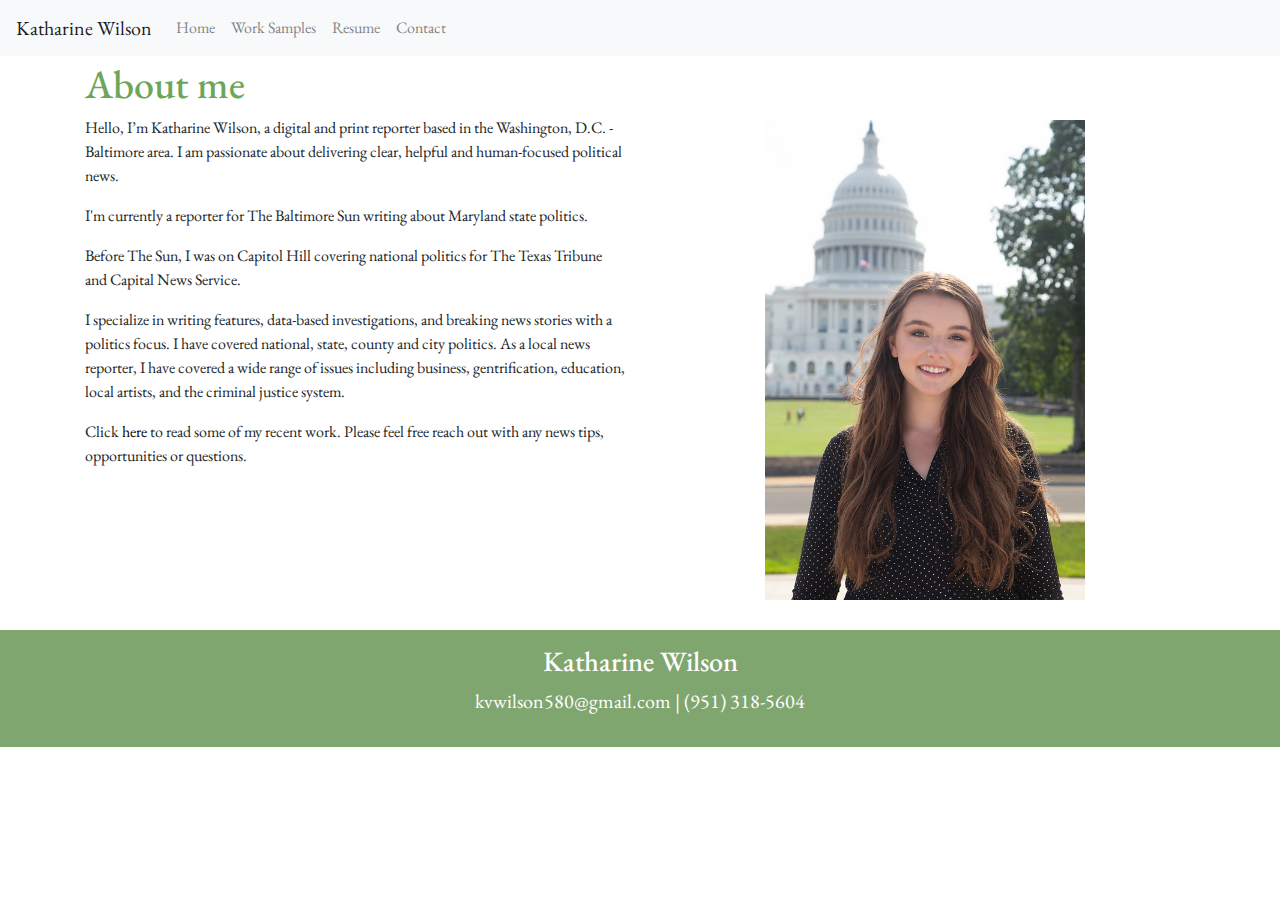
<file: index.html>
<!DOCTYPE HTML>
<html lang ="en">
    <head>
        <title>
            Katharine Wilson
        </title>
        <!-- Bootstrap tags -->
        <meta charset="utf-8">
        <meta name = "viewport" content="width=device-width, initial-scale=1">
        <title>Katharine Wilson</title>
        <meta name="description" content="Katharine Wilson">
        <meta name="author" content="Katharine Wilson">
        <!-- Bootstrap CSS -->
        <link href="https://cdn.jsdelivr.net/npm/bootstrap@5.0.2/dist/css/bootstrap.min.css" rel="stylesheet"   integrity="sha384-EVSTQN3/azprG1Anm3QDgpJLIm9Nao0Yz1ztcQTwFspd3yD65VohhpuuCOmLASjC" crossorigin="anonymous">
        <link rel="stylesheet" href="https://cdn.jsdelivr.net/npm/bootstrap-icons@1.3.0/font/bootstrap-icons.css">
        <!-- Bootstrap ends -->
        <!-- Linking bootstrap stylesheet -->
        <link rel="stylesheet" href="https://cdn.jsdelivr.net/npm/bootstrap@4.3.1/dist/css/bootstrap.min.css" integrity="sha384-ggOyR0iXCbMQv3Xipma34MD+dH/1fQ784/j6cY/iJTQUOhcWr7x9JvoRxT2MZw1T" crossorigin="anonymous">
        <!-- Linking css stylesheet -->
        <link rel="stylesheet" type="text/css" href="style.css">
        <!-- Google Font insert -->
        <link rel="preconnect" href="https://fonts.googleapis.com">
        <link rel="preconnect" href="https://fonts.gstatic.com" crossorigin>
        <link href="https://fonts.googleapis.com/css2?family=EB+Garamond&display=swap" rel="stylesheet">
    </head>
    <body>
        <!--Navbar-->
        <div id="navbar">
            <nav id="navbar" class="navbar fixed-top navbar-expand-lg navbar-light bg-light">
                <a id="navname" class="navbar-brand" href="#">Katharine Wilson</a>
                <button class="navbar-toggler" type="button"   data-toggle="collapse" data-target="#navbarNavAltMarkup" aria-controls="navbarNavAltMarkup" aria-expanded="false" aria-label="Toggle navigation">
                  <span class="navbar-toggler-icon"></span>
                </button>
                <div class="collapse navbar-collapse" id="navbarNavAltMarkup">
                  <div class="navbar-nav">
                    <a class="nav-item nav-link" href="index.html">Home</a>
                    <a class="nav-item nav-link" href="work.html">Work Samples</a>
                    <a class="nav-item nav-link" href="resume.html">Resume</a>
                    <a class="nav-item nav-link" href="contact.html">Contact</a>
                  </div>
                </div>
            </nav>
        </div>
        <!--End of Navbar-->
 <!--<div id="pagetopper">
    <img class="pagetop" src="Photos/NEWHEADERKW.jpg" alt="Katharine Wilson-Journalist">
</div>-->
        <!--About Me-->
        <div id="aboutme"  class="container">
            <div class="row">
                <div class="col-10 col-md-10 col-lg-6">
                    <h1>About me</h1>
                    <p>Hello, I’m Katharine Wilson, a digital and print reporter based in the Washington, D.C. - Baltimore area. I am passionate about delivering clear, helpful and human-focused political news.</p>
                    <p>I'm currently a reporter for The Baltimore Sun writing about Maryland state politics.</p>
                    <p>Before The Sun, I was on Capitol Hill covering national politics for The Texas Tribune and Capital News Service.</p>
                    <p>I specialize in writing features, data-based investigations, and breaking news stories with a politics focus. I have covered national, state, county and city politics. As a local news reporter, I have covered a wide range of issues including business, gentrification, education, local artists, and the criminal justice system.</p>
                     <p>Click <a href= work.html>here</a> to read some of my recent work. Please feel free reach out with any news tips, opportunities or questions.</p>
                </div>
                <div class="col-10 col-md-10 col-lg-6">
                    <img class="headshot" src="Photos/Headshot (facing camera) .jpg" alt="Katharine Wilson, U.S. Capitol Building">
                </div>
            </div>
        </div>
        <div class="footer"  class="container-fluid">
            <h3>Katharine Wilson</h3>
            <P>kvwilson580@gmail.com | (951) 318-5604</P>
        </div>
        <!--About Me End-->
        <!--Bootstrap end of page tags-->
        <script src="https://code.jquery.com/jquery-3.3.1.slim.min.js" integrity="sha384-q8i/X+965DzO0rT7abK41JStQIAqVgRVzpbzo5smXKp4YfRvH+8abtTE1Pi6jizo" crossorigin="anonymous"></script>
        <script src="https://cdn.jsdelivr.net/npm/popper.js@1.14.7/dist/umd/popper.min.js" integrity="sha384-UO2eT0CpHqdSJQ6hJty5KVphtPhzWj9WO1clHTMGa3JDZwrnQq4sF86dIHNDz0W1" crossorigin="anonymous"></script>
        <script src="https://cdn.jsdelivr.net/npm/bootstrap@4.3.1/dist/js/bootstrap.min.js" integrity="sha384-JjSmVgyd0p3pXB1rRibZUAYoIIy6OrQ6VrjIEaFf/nJGzIxFDsf4x0xIM+B07jRM" crossorigin="anonymous"></script>
        <!--Bootstrap end of page tags-->
    </body>
</html>
</file>
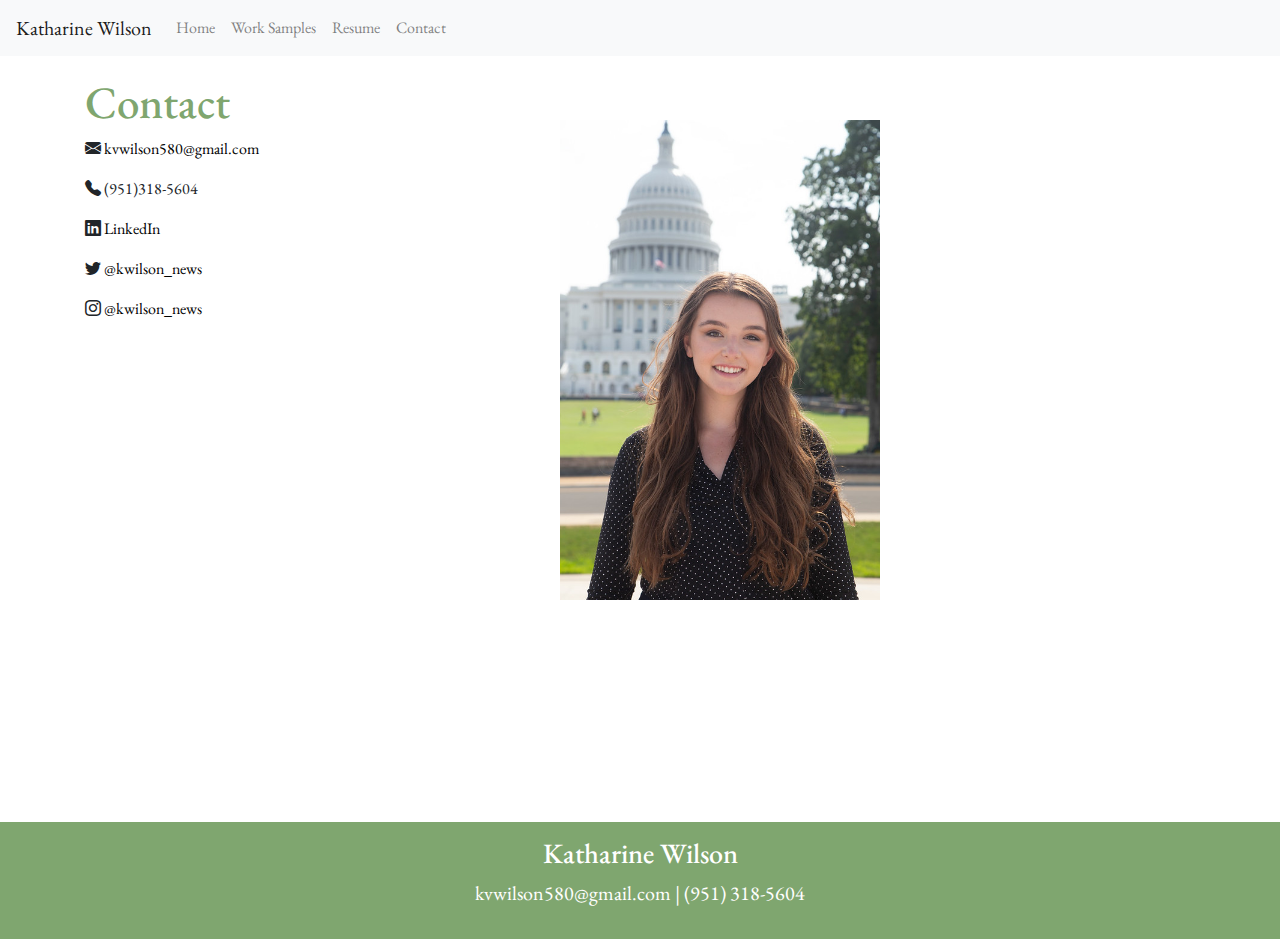
<file: contact.html>
<!DOCTYPE HTML>
<html lang ="en">
    <head>
        <title>
            Katharine Wilson
        </title>
        <!-- Bootstrap tags -->
        <meta charset="utf-8">
        <meta name = "viewport" content="width=device-width, initial-scale=1">
        <title>Katharine Wilson</title>
        <meta name="description" content="Katharine Wilson">
        <meta name="author" content="Katharine Wilson">
        <!-- Bootstrap CSS -->
        <link href="https://cdn.jsdelivr.net/npm/bootstrap@5.0.2/dist/css/bootstrap.min.css" rel="stylesheet"   integrity="sha384-EVSTQN3/azprG1Anm3QDgpJLIm9Nao0Yz1ztcQTwFspd3yD65VohhpuuCOmLASjC" crossorigin="anonymous">
        <link rel="stylesheet" href="https://cdn.jsdelivr.net/npm/bootstrap-icons@1.3.0/font/bootstrap-icons.css">
        <!-- Bootstrap ends -->
        <!-- Linking bootstrap stylesheet -->
        <link rel="stylesheet" href="https://cdn.jsdelivr.net/npm/bootstrap@4.3.1/dist/css/bootstrap.min.css" integrity="sha384-ggOyR0iXCbMQv3Xipma34MD+dH/1fQ784/j6cY/iJTQUOhcWr7x9JvoRxT2MZw1T" crossorigin="anonymous">
        <!-- Linking css stylesheet -->
        <link rel="stylesheet" type="text/css" href="style.css">
        <!-- Google Font insert -->
        <link rel="preconnect" href="https://fonts.googleapis.com">
        <link rel="preconnect" href="https://fonts.gstatic.com" crossorigin>
        <link href="https://fonts.googleapis.com/css2?family=EB+Garamond&display=swap" rel="stylesheet">
    </head>
    <body>
        <!--Navbar-->
        <div id="navbar">
            <nav id="navbar" class="navbar fixed-top navbar-expand-lg navbar-light bg-light">
                <a id="navname" class="navbar-brand" href="#">Katharine Wilson</a>
                <button class="navbar-toggler" type="button"   data-toggle="collapse" data-target="#navbarNavAltMarkup" aria-controls="navbarNavAltMarkup" aria-expanded="false" aria-label="Toggle navigation">
                  <span class="navbar-toggler-icon"></span>
                </button>
                <div class="collapse navbar-collapse" id="navbarNavAltMarkup">
                  <div class="navbar-nav">
                    <a class="nav-item nav-link" href="index.html">Home</a>
                    <a class="nav-item nav-link" href="work.html">Work Samples</a>
                    <a class="nav-item nav-link" href="resume.html">Resume</a>
                    <a class="nav-item nav-link" href="contact.html">Contact</a>
                  </div>
                </div>
            </nav>
        </div>
        <!--End of Navbar-->
        <div class="container">
            <div id="contact">
                <div class="row">
                    <div id="contacttext" class="col-md-5">
                            <h1 id="ctitle">Contact</h1>
                            <p><i class="bi bi-envelope-fill"></i>
                                <a href = "mailto:kvwilson580@gmail.com">kvwilson580@gmail.com</a></p>
                            <p><i class="bi bi-telephone-fill"></i>
                                (951)318-5604</p>
                            <p><i class="bi bi-linkedin"></i>
                                <a href="https://www.linkedin.com/in/katharine-wilson-47808a216/">LinkedIn</a></p>
                            <p><i class="bi bi-twitter"></i>
                                <a href="https://twitter.com/kwilson_news">@kwilson_news</a></p>
                            <p> <i class="bi bi-instagram"></i>
                                <a href="https://www.instagram.com/kwilson_news/">@kwilson_news</a>
                            </p>

                    </div>
                    <div class="col-md-3">
                        <img id="cpicture" src="Photos/Headshot (facing camera) .jpg">
                    </div>
                </div>
            </div>
        </div>
        <br>
        <br>
        <br>
        <br>
        <br>
        <br>
        <br>
        <br>
        <div class="footer"  class="container-fluid">
            <h3>Katharine Wilson</h3>
            <P>kvwilson580@gmail.com | (951) 318-5604</P>
        </div>
        <!--Bootstrap end of page tags-->
        <script src="https://code.jquery.com/jquery-3.3.1.slim.min.js" integrity="sha384-q8i/X+965DzO0rT7abK41JStQIAqVgRVzpbzo5smXKp4YfRvH+8abtTE1Pi6jizo" crossorigin="anonymous"></script>
        <script src="https://cdn.jsdelivr.net/npm/popper.js@1.14.7/dist/umd/popper.min.js" integrity="sha384-UO2eT0CpHqdSJQ6hJty5KVphtPhzWj9WO1clHTMGa3JDZwrnQq4sF86dIHNDz0W1" crossorigin="anonymous"></script>
        <script src="https://cdn.jsdelivr.net/npm/bootstrap@4.3.1/dist/js/bootstrap.min.js" integrity="sha384-JjSmVgyd0p3pXB1rRibZUAYoIIy6OrQ6VrjIEaFf/nJGzIxFDsf4x0xIM+B07jRM" crossorigin="anonymous"></script>
        <!--Bootstrap end of page tags-->
    </body>
</html>
</file>
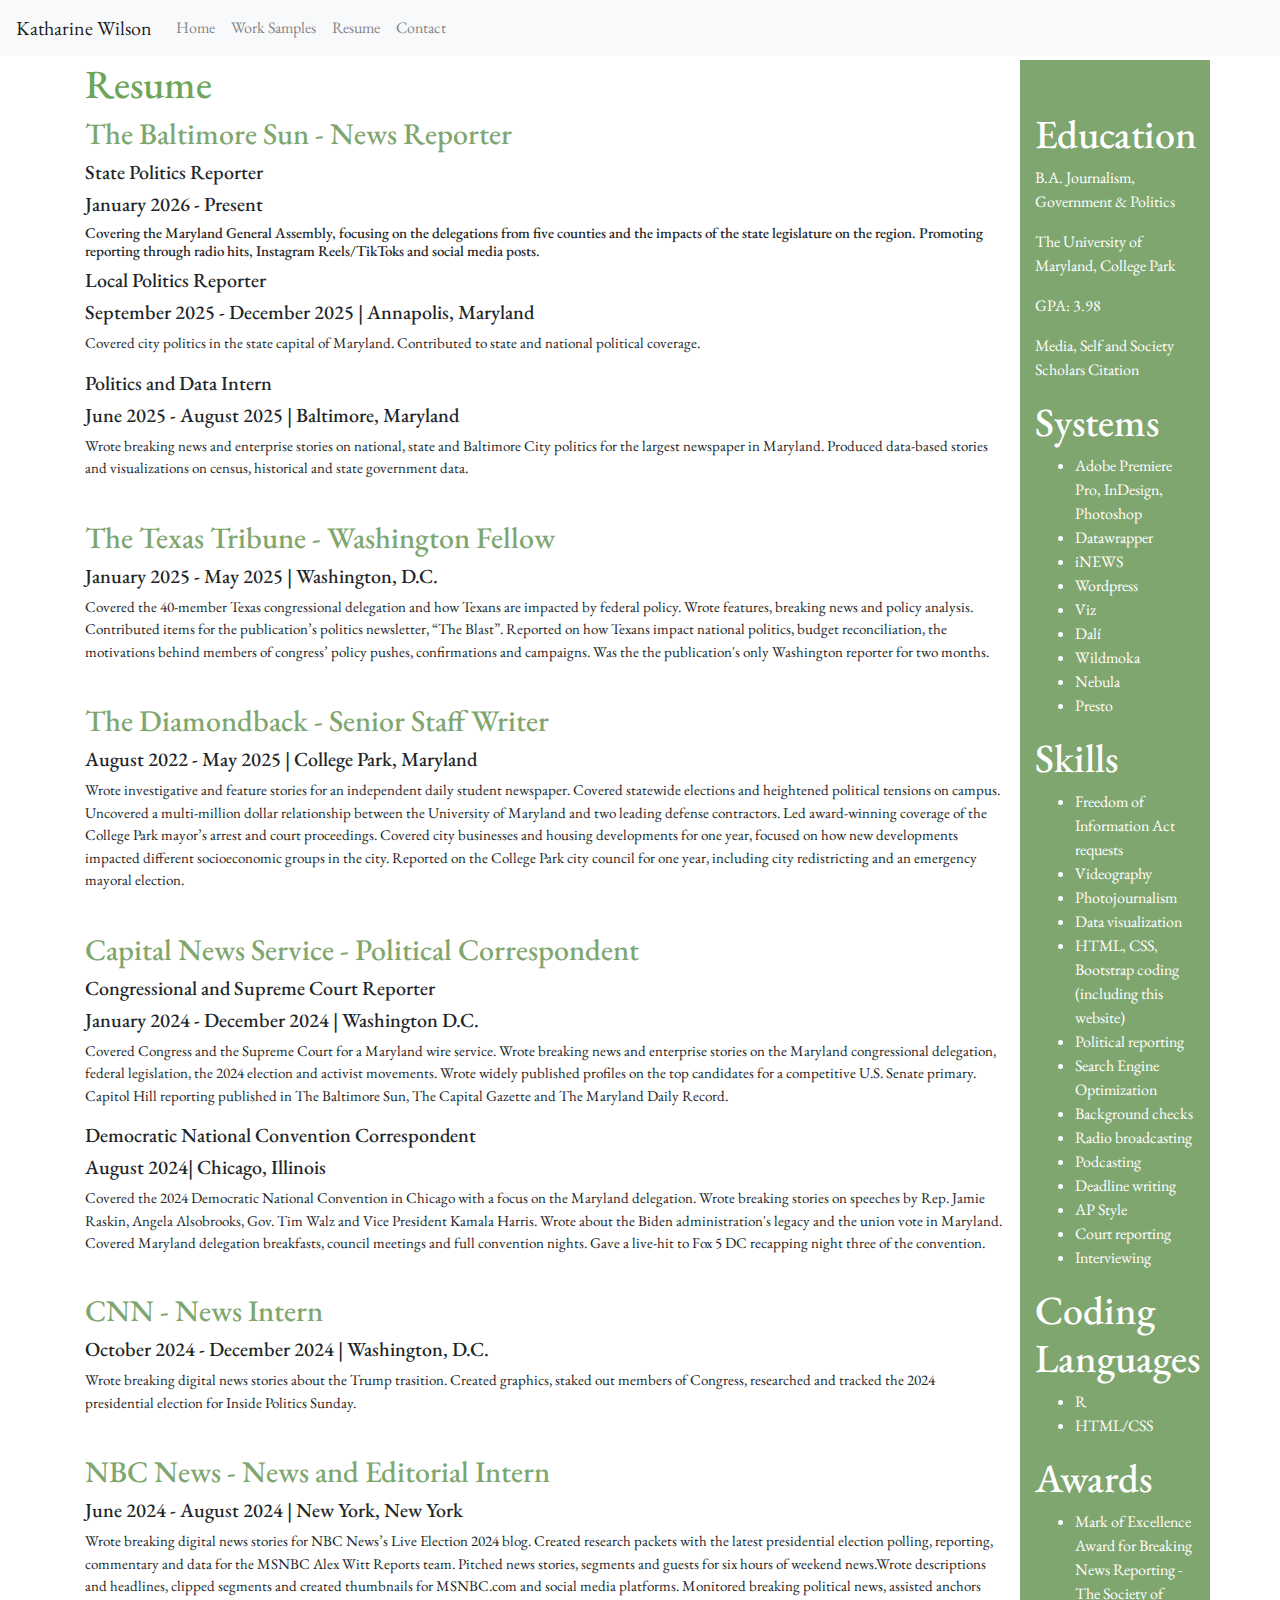
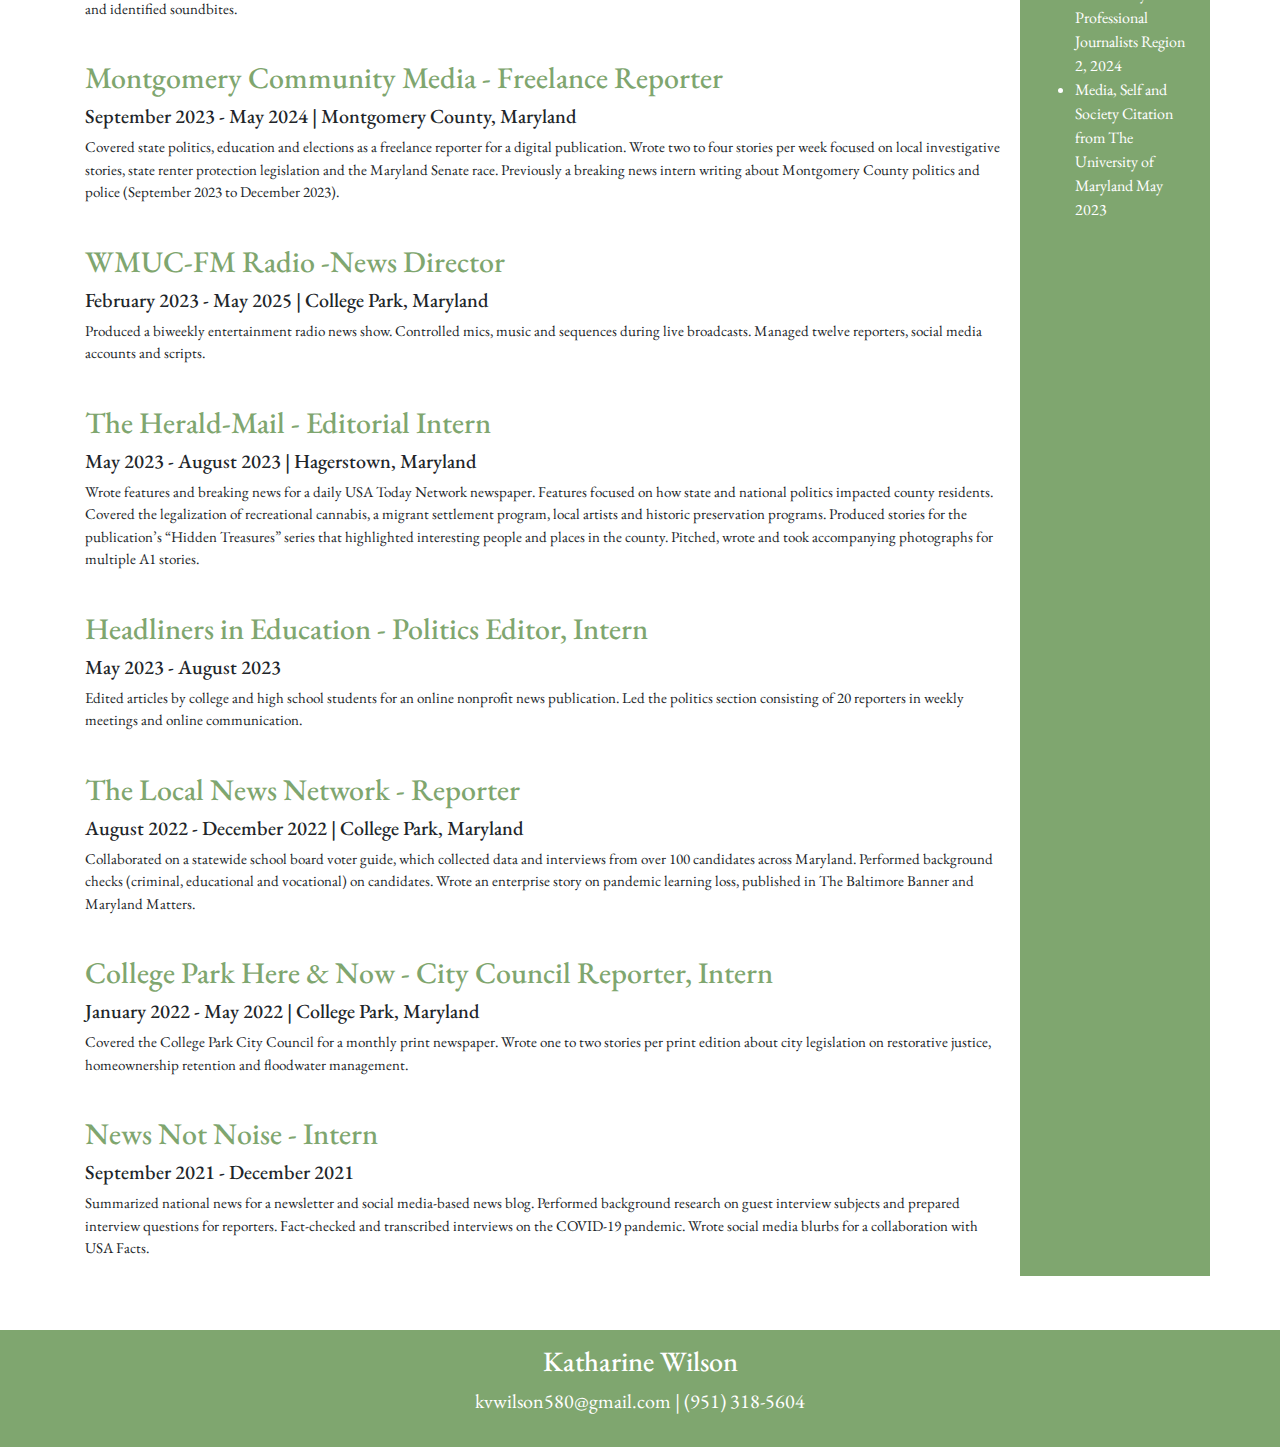
<file: resume.html>
<!DOCTYPE HTML>
<html lang ="en">
    <head>
        <title>
            Katharine Wilson
        </title>
        <!-- Bootstrap tags -->
        <meta charset="utf-8">
        <meta name = "viewport" content="width=device-width, initial-scale=1">
        <title>Katharine Wilson</title>
        <meta name="description" content="Katharine Wilson">
        <meta name="author" content="Katharine Wilson">
        <!-- Bootstrap CSS -->
        <link href="https://cdn.jsdelivr.net/npm/bootstrap@5.0.2/dist/css/bootstrap.min.css" rel="stylesheet"   integrity="sha384-EVSTQN3/azprG1Anm3QDgpJLIm9Nao0Yz1ztcQTwFspd3yD65VohhpuuCOmLASjC" crossorigin="anonymous">
        <link rel="stylesheet" href="https://cdn.jsdelivr.net/npm/bootstrap-icons@1.3.0/font/bootstrap-icons.css">
        <!-- Bootstrap ends -->
        <!-- Linking bootstrap stylesheet -->
        <link rel="stylesheet" href="https://cdn.jsdelivr.net/npm/bootstrap@4.3.1/dist/css/bootstrap.min.css" integrity="sha384-ggOyR0iXCbMQv3Xipma34MD+dH/1fQ784/j6cY/iJTQUOhcWr7x9JvoRxT2MZw1T" crossorigin="anonymous">
        <!-- Linking css stylesheet -->
        <link rel="stylesheet" type="text/css" href="style.css">
        <!-- Google Font insert -->
        <link rel="preconnect" href="https://fonts.googleapis.com">
        <link rel="preconnect" href="https://fonts.gstatic.com" crossorigin>
        <link href="https://fonts.googleapis.com/css2?family=EB+Garamond&display=swap" rel="stylesheet">
    </head>
    <body>
        <!--Navbar-->
        <div id="navbar">
            <nav id="navbar" class="navbar fixed-top navbar-expand-lg navbar-light bg-light">
                <a id="navname" class="navbar-brand" href="#">Katharine Wilson</a>
                <button class="navbar-toggler" type="button"   data-toggle="collapse" data-target="#navbarNavAltMarkup" aria-controls="navbarNavAltMarkup" aria-expanded="false" aria-label="Toggle navigation">
                  <span class="navbar-toggler-icon"></span>
                </button>
                <div class="collapse navbar-collapse" id="navbarNavAltMarkup">
                  <div class="navbar-nav">
                    <a class="nav-item nav-link" href="index.html">Home</a>
                    <a class="nav-item nav-link" href="work.html">Work Samples</a>
                    <a class="nav-item nav-link" href="resume.html">Resume</a>
                    <a class="nav-item nav-link" href="contact.html">Contact</a>
                  </div>
                </div>
            </nav>
        </div>
        <!--End of Navbar-->
            <div id="resume"  class="container">
                <div class="row">
                    <div class="col-10 col-md-10 col-lg-10">
                        <h1>Resume</h1>
                        <h2 class="jobtitle">The Baltimore Sun - News Reporter</h2>
                        <h3 class="jobdate">State Politics Reporter</h3>
                        <h3 class="jobdate">January 2026 - Present</h3>
                        <h3 class="jobdescript">Covering the Maryland General Assembly, focusing on the delegations from five counties and the impacts of the state legislature on the region. Promoting reporting through radio hits, Instagram Reels/TikToks and social media posts.</h3>
                        <h3 class="jobdate"> Local Politics Reporter</h3>
                        <h3 class="jobdate">September 2025 - December 2025 | Annapolis, Maryland</h3>
                        <p  class="jobdescript">Covered city politics in the state capital of Maryland. Contributed to state and national political coverage.</p>
                        <h3 class="jobdate"> Politics and Data Intern</h3>
                        <h3 class="jobdate">June 2025 - August 2025 | Baltimore, Maryland</h3>
                        <p  class="jobdescript">Wrote breaking news and enterprise stories on national, state and Baltimore City politics for the largest newspaper in Maryland. Produced data-based stories and visualizations on census, historical and state government data. </p>
                        <br>
                        <h2 class="jobtitle">The Texas Tribune - Washington Fellow</h2>
                        <h3 class="jobdate">January 2025 - May 2025 | Washington, D.C.</h3>
                        <p  class="jobdescript">Covered the 40-member Texas congressional delegation and how Texans are impacted by federal policy. Wrote features, breaking news and policy analysis. Contributed items for the publication’s politics newsletter, “The Blast”. Reported on how Texans impact national politics, budget reconciliation, the motivations behind members of congress’ policy pushes, confirmations and campaigns. Was the the publication's only Washington reporter for two months.</p>
                        <br>
                        <h2 class="jobtitle">The Diamondback - Senior Staff Writer</h2>
                        <h3 class="jobdate">August 2022 - May 2025 | College Park, Maryland</h3>
                        <p  class="jobdescript">Wrote investigative and feature stories for an independent daily student newspaper. Covered statewide elections and heightened political tensions on campus. Uncovered a multi-million dollar relationship between the University of Maryland and two leading defense contractors. Led award-winning coverage of the College Park mayor’s arrest and court proceedings. Covered city businesses and housing developments for one year, focused on how new developments impacted different socioeconomic groups in the city. Reported on the College Park city council for one year, including city redistricting and an emergency mayoral election.</p>
                        <br>
                        <h2 class="jobtitle">Capital News Service - Political Correspondent</h2>
                        <h3 class="jobdate"> Congressional and Supreme Court Reporter </h3>
                        <h3 class="jobdate">January 2024 - December 2024 | Washington D.C.</h3>
                        <p  class="jobdescript">Covered Congress and the Supreme Court for a Maryland wire service. Wrote breaking news and enterprise stories on the Maryland congressional delegation, federal legislation, the 2024 election and activist movements. Wrote widely published profiles on the top candidates for a competitive U.S. Senate primary. Capitol Hill reporting published in The Baltimore Sun, The Capital Gazette and The Maryland Daily Record.</p>
                        <h3 class="jobdate"> Democratic National Convention Correspondent </h3>
                        <h3 class="jobdate"> August 2024| Chicago, Illinois</h3>
                        <p  class="jobdescript"> Covered the 2024 Democratic National Convention in Chicago with a focus on the Maryland delegation. Wrote breaking stories on speeches by Rep. Jamie Raskin, Angela Alsobrooks, Gov. Tim Walz and Vice President Kamala Harris. Wrote about the Biden administration's legacy and the union vote in Maryland. Covered Maryland delegation breakfasts, council meetings and full convention nights. Gave a live-hit to Fox 5 DC recapping night three of the convention.
                        <br>
                        <br>
                        <h2 class="jobtitle">CNN - News Intern</h2>
                        <h3 class="jobdate">October 2024 - December 2024 | Washington, D.C. </h3>
                        <p  class="jobdescript">Wrote breaking digital news stories about the Trump trasition. Created graphics, staked out members of Congress, researched and tracked the 2024 presidential election for Inside Politics Sunday.</p>
                        <br>
                        <h2 class="jobtitle">NBC News - News and Editorial Intern</h2>
                        <h3 class="jobdate">June 2024 - August 2024 | New York, New York</h3>
                        <p  class="jobdescript">Wrote breaking digital news stories for NBC News’s Live Election 2024 blog. Created research packets with the latest presidential election polling, reporting, commentary and data for the MSNBC Alex Witt Reports team. Pitched news stories, segments and guests for six hours of weekend news.Wrote descriptions and headlines, clipped segments and created thumbnails for MSNBC.com and social media platforms. Monitored breaking political news, assisted anchors and identified soundbites.
                        </p>
                        <br>
                        <h2 class="jobtitle">Montgomery Community Media - Freelance Reporter</h2>
                        <h3 class="jobdate">September 2023 - May 2024 | Montgomery County, Maryland</h3>
                        <p  class="jobdescript">Covered state politics, education and elections as a freelance reporter for a digital publication. Wrote two to four stories per week focused on local investigative stories, state renter protection legislation and the Maryland Senate race. Previously a breaking news intern writing about Montgomery County politics and police (September 2023 to December 2023).</p>
                        <br>
                        <h2 class="jobtitle">WMUC-FM Radio -News Director</h2>
                        <h3 class="jobdate">February 2023 - May 2025 | College Park, Maryland</h3>
                        <p class="jobdescript"> Produced a biweekly entertainment radio news show. Controlled mics, music and sequences during live broadcasts. Managed twelve reporters, social media accounts and scripts.</p>
                        <br>
                        <h2 class="jobtitle">The Herald-Mail - Editorial Intern</h2>
                        <h3 class="jobdate">May 2023 - August 2023 | Hagerstown, Maryland</h3>
                        <p  class="jobdescript">Wrote features and breaking news for a daily USA Today Network newspaper. Features focused on how state and national politics impacted county residents. Covered the legalization of recreational cannabis, a migrant settlement program, local artists and historic preservation programs. Produced stories for the publication’s “Hidden Treasures” series that highlighted interesting people and places in the county. Pitched, wrote and took accompanying photographs for multiple A1 stories.</p>
                        <br>
                        <h2 class="jobtitle">Headliners in Education - Politics Editor, Intern</h2>
                        <h3 class="jobdate">May 2023 - August 2023</h3>
                        <p  class="jobdescript">Edited articles by college and high school students for an online nonprofit news publication. Led the politics section consisting of 20 reporters in weekly meetings and online communication.</p>
                        <br>
                        <h2 class="jobtitle">The Local News Network - Reporter</h2>
                        <h3 class="jobdate">August 2022 - December 2022 | College Park, Maryland</h3>
                        <p  class="jobdescript">Collaborated on a statewide school board voter guide, which collected data and interviews from over 100 candidates across Maryland. Performed background checks (criminal, educational and vocational) on candidates. Wrote an enterprise story on pandemic learning loss, published in The Baltimore Banner and Maryland Matters.</p>
                        <br>
                        <h2 class="jobtitle">College Park Here & Now - City Council Reporter, Intern</h2>
                        <h3 class="jobdate">January 2022 - May 2022 | College Park, Maryland</h3>
                        <p  class="jobdescript">Covered the College Park City Council for a monthly print newspaper. Wrote one to two stories per print edition about city legislation on restorative justice, homeownership retention and floodwater management.</p>
                        <br>
                        <h2 class="jobtitle">News Not Noise - Intern</h2>
                        <h3 class="jobdate">September 2021 - December 2021</h3>
                        <p  class="jobdescript">Summarized national news for a newsletter and social media-based news blog. Performed background research on guest interview subjects and prepared interview questions for reporters. Fact-checked and transcribed interviews on the COVID-19 pandemic. Wrote social media blurbs for a collaboration with USA Facts.</p>
                    </div>
                    <div id= "sidebar" class="col-10 col-md-10 col-lg-2">
                        <h1 class="skilltitle">Education</h1>
                        <P>B.A. Journalism, Government & Politics</P>
                        <p>The University of Maryland, College Park</p>
                        <p>GPA: 3.98</p>
                        <p>Media, Self and Society Scholars Citation</p>
                        <h1 class="skilltitle">Systems</h1>
                        <ul>
                            <li>Adobe Premiere Pro, InDesign, Photoshop</li>
                            <li>Datawrapper</li>
                            <li>iNEWS</li>
                            <li>Wordpress</li>
                            <li>Viz</li>
                            <li>Dalí</li>
                            <li>Wildmoka</li>
                            <li>Nebula</li>
                            <li>Presto</li>
                        </ul>
                        <h1 class="skilltitle">Skills</h1>
                        <ul>
                            <li>Freedom of Information Act requests</li>
                            <li>Videography</li>
                            <li>Photojournalism</li>
                            <li>Data visualization</li>
                            <li>HTML, CSS, Bootstrap coding (including this website)</li>
                            <li>Political reporting</li>
                            <li>Search Engine Optimization</li>
                            <li>Background checks</li>
                            <li>Radio broadcasting</li>
                            <li>Podcasting</li>
                            <li>Deadline writing</li>
                            <li>AP Style</li>
                            <li>Court reporting</li>
                            <li>Interviewing</li>
                        </ul>
                        <h1 class="skilltitle">Coding Languages </h1>
                        <ul>
                            <li>R</li>
                            <li>HTML/CSS</li>
                        </ul>
                        <h1 class="skilltitle">Awards</h1>
                            <ul>
                                <li>Mark of Excellence Award for Breaking News Reporting - The Society of Professional Journalists Region 2, 2024</li>
                                <li>Media, Self and Society Citation from The University of Maryland May 2023 </li>
                            </ul>
                    </div>
                </div>
                <br>
            </div>   
        </div>
        <div class="footer"  class="container-fluid">
            <h3>Katharine Wilson</h3>
            <P>kvwilson580@gmail.com | (951) 318-5604</P>
        </div>

        <!--Bootstrap end of page tags-->
        <script src="https://code.jquery.com/jquery-3.3.1.slim.min.js" integrity="sha384-q8i/X+965DzO0rT7abK41JStQIAqVgRVzpbzo5smXKp4YfRvH+8abtTE1Pi6jizo" crossorigin="anonymous"></script>
        <script src="https://cdn.jsdelivr.net/npm/popper.js@1.14.7/dist/umd/popper.min.js" integrity="sha384-UO2eT0CpHqdSJQ6hJty5KVphtPhzWj9WO1clHTMGa3JDZwrnQq4sF86dIHNDz0W1" crossorigin="anonymous"></script>
        <script src="https://cdn.jsdelivr.net/npm/bootstrap@4.3.1/dist/js/bootstrap.min.js" integrity="sha384-JjSmVgyd0p3pXB1rRibZUAYoIIy6OrQ6VrjIEaFf/nJGzIxFDsf4x0xIM+B07jRM" crossorigin="anonymous"></script>
        <!--Bootstrap end of page tags-->
    </body>
</html>
</file>
<file: style.css>
/* Navbar styling */ 
#navbar{
    font-family:'EB Garamond', 'Times New Roman', Times, serif;
}
/* Footer styling */
.footer{
    background-color: #7fa66f;
    color:white;
    font-size: 20px;
    font-family:'EB Garamond', 'Times New Roman', Times, serif;
    padding-bottom: 15px;
    text-align: center;
    padding-top: 15px;
    margin-top: 30px;
}
/* About Me Section styling */ 
#aboutme{
    font-family:'EB Garamond', 'Times New Roman', Times, serif;
    padding-top:60px;
}
h1{
    font-family:'EB Garamond', 'Times New Roman', Times, serif;
    color: #6da65b;
}
.headshot{
    padding-top:60px;
    width: 20em;
    display: block;
    margin-left: auto;
    margin-right: auto;
}
/* Resume Section styling */
#resume{
    padding-top:60px;
    font-family:'EB Garamond', 'Times New Roman', Times, serif;
}
#respdf{
    background-color: #7fa66f;
    color:white;
}
.jobtitle{
    color:#7fa66f;
    font-size: 30px;
}
.jobdate{
    font-size: 20px;
}
.jobdescript{
    font-size: 15px;
}
#sidebar{
    background-color: #7fa66f;
    padding-top:50px;
    color:white;
}
.skilltitle{
    color:white;
}
/* Contact Section styling */
#contact{
    padding-top:60px;
}
#cpicture{
    padding-top:60px;
    width: 20em;
    display: block;
    margin-left: auto;
    margin-right: auto;
}
#ctitle{
    font-family: 'EB Garamond', serif;
    color:#7fa66f;
    font-size: 45px;
    padding-top: 15px;
}
.contacttext{
    font-family: 'EB Garamond', serif;
    font-size: 20px;
    color:black;
    margin-left:13%;
    text-align: center;
}
/* Clips Style */
.worktitle{
    text-align: center;
}
#work{
    padding-top:60px;
}
p{
    font-family: 'EB Garamond', serif;
}
.blacktext{
    color:black;
    text-align: center;
}
.card-img-top{
    height: 200px;
}
#card{
    font-family: 'EB Garamond', serif;
    border:solid thick #7fa66f;
}
.btn btn-light{
    color:#7fa66f;
}
.card-title{
    font-family: 'EB Garamond', serif;
}
 /* Link Style */
 a:link {
    color:black;
  }
  
  /* visited link */
  a:visited {
    color:#7fa66f;
  }
  
  /* mouse over link */
  a:hover {
    color:black;
  }
  
  /* selected link */
  a:active {
    color: gray;
  }
  .btn{
    font-family: 'EB Garamond', serif;
  }
.pagetop {
    width: 100%;
    margin-top:50px;
}
</file>
